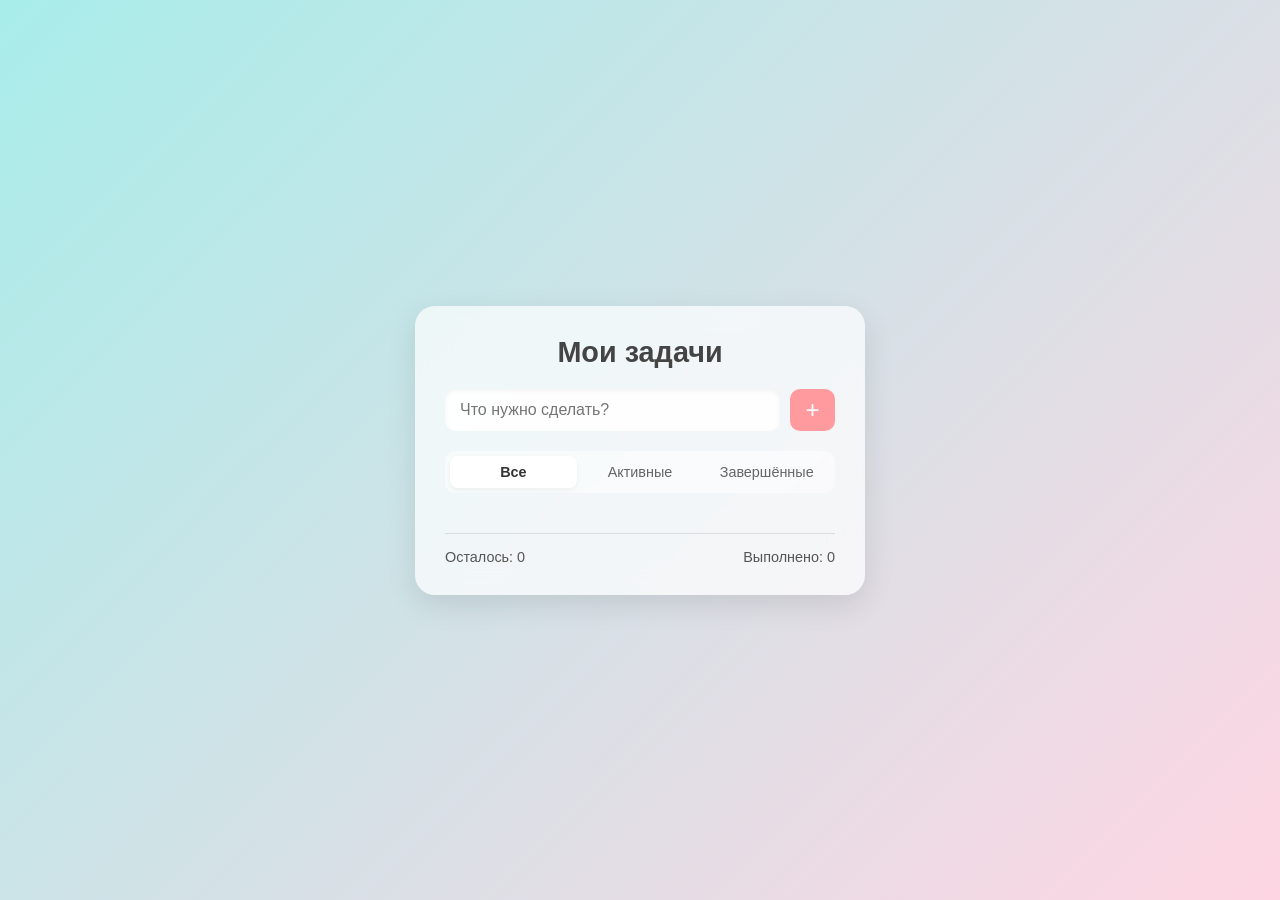
<file: task3/index.html>
<!DOCTYPE html>
<html lang="ru">
<head>
    <meta charset="utf-8">
    <meta name="viewport" content="width=device-width, initial-scale=1">
    <title>Todo List - Лабораторная №3</title>
    <link rel="stylesheet" href="style.css">
    <!-- Скрипт подключается с defer, как требует задание -->
    <script src="script.js" defer></script>
</head>
<body>
    <main class="todo-app">
        <header>
            <h1>Мои задачи</h1>
        </header>

        <section class="input-section">
            <input type="text" id="todo-input" placeholder="Что нужно сделать?">
            <button id="add-btn" aria-label="Добавить задачу">+</button>
        </section>

        <section class="filters">
            <button class="filter-btn active" data-filter="all">Все</button>
            <button class="filter-btn" data-filter="active">Активные</button>
            <button class="filter-btn" data-filter="completed">Завершённые</button>
        </section>

        <ul id="todo-list" class="todo-list">
            <!-- Задачи будут генерироваться здесь через JS -->
        </ul>

        <footer class="stats">
            <p>Осталось: <span id="count-remaining">0</span></p>
            <p>Выполнено: <span id="count-completed">0</span></p>
        </footer>
    </main>
</body>
</html>
</file>
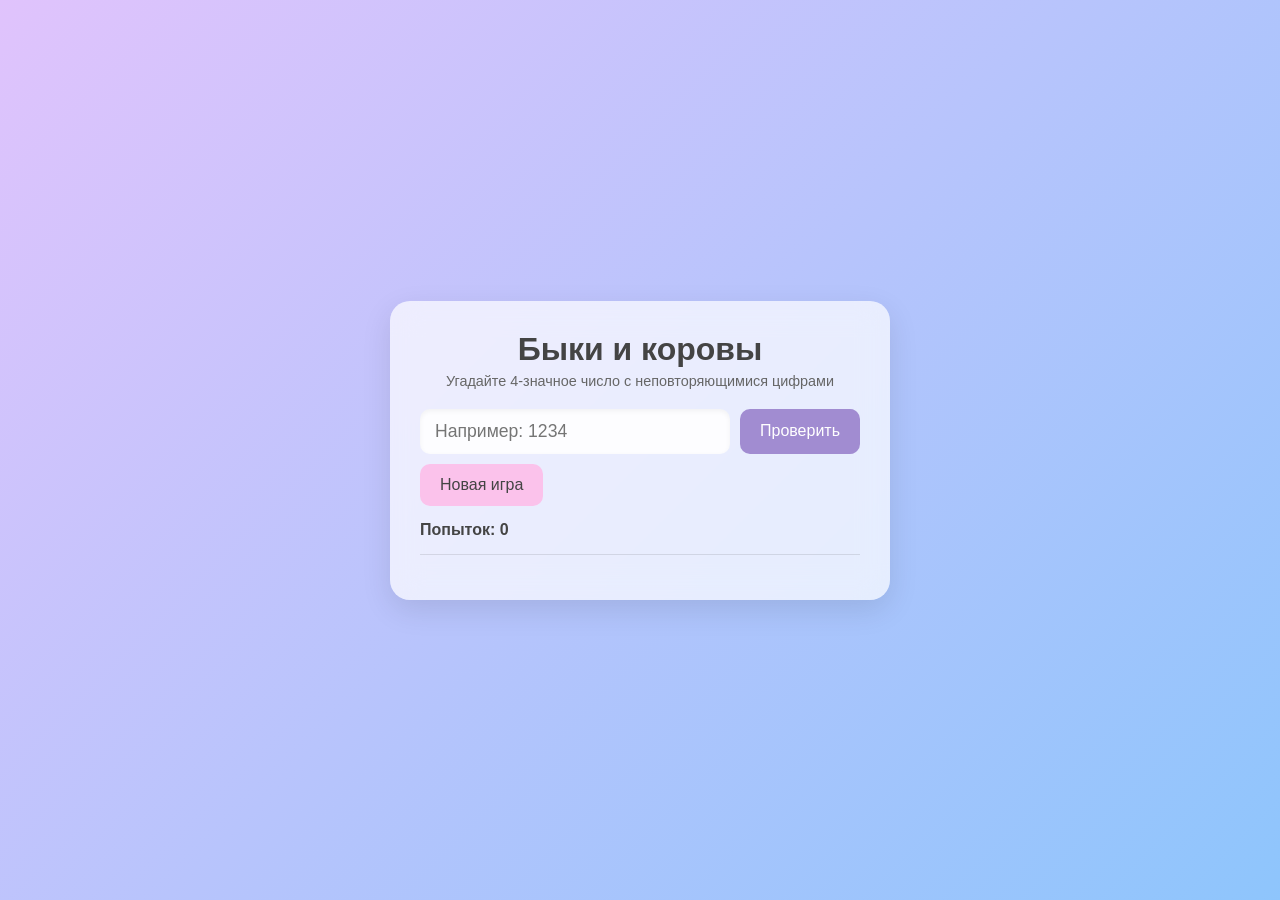
<file: task4/index.html>
<!DOCTYPE html>
<html lang="ru">
<head>
    <meta charset="utf-8">
    <meta name="viewport" content="width=device-width, initial-scale=1">
    <title>Быки и коровы - Лабораторная №4</title>
    <link rel="stylesheet" href="style.css">
    <script src="script.js" defer></script>
</head>
<body>
    <main class="game-app">
        <header>
            <h1>Быки и коровы</h1>
            <p class="subtitle">Угадайте 4-значное число с неповторяющимися цифрами</p>
        </header>

        <section class="controls">
            <input type="text" id="guess-input" placeholder="Например: 1234" maxlength="4">
            <button id="check-btn">Проверить</button>
            <button id="new-game-btn">Новая игра</button>
        </section>

        <!-- Блок для вывода ошибки валидации -->
        <p id="error-msg" class="error-msg hidden"></p>

        <section class="stats">
            <p>Попыток: <span id="attempts-count">0</span></p>
        </section>

        <ul id="history-list" class="history-list">
            <!-- История генерируется здесь через JS -->
        </ul>
    </main>
</body>
</html>
</file>
<file: task3/style.css>
* {
    box-sizing: border-box;
    margin: 0;
    padding: 0;
}

body {
    font-family: 'Segoe UI', Tahoma, Geneva, Verdana, sans-serif;
    /* Красивый современный градиент на фоне */
    background: linear-gradient(135deg, #a8edea 0%, #fed6e3 100%);
    min-height: 100vh;
    display: flex;
    justify-content: center;
    align-items: center;
    color: #333;
}

.todo-app {
    /* Эффект стекла (Glassmorphism) */
    background: rgba(255, 255, 255, 0.7);
    backdrop-filter: blur(15px);
    border-radius: 20px;
    box-shadow: 0 10px 30px rgba(0, 0, 0, 0.1);
    padding: 30px;
    width: 90%;
    max-width: 450px;
}

header h1 {
    text-align: center;
    margin-bottom: 20px;
    font-size: 1.8rem;
    color: #444;
}

.input-section {
    display: flex;
    gap: 10px;
    margin-bottom: 20px;
}

#todo-input {
    flex-grow: 1;
    padding: 12px 15px;
    border: none;
    border-radius: 10px;
    background: rgba(255, 255, 255, 0.9);
    box-shadow: inset 0 2px 5px rgba(0,0,0,0.05);
    font-size: 1rem;
    outline: none;
    transition: box-shadow 0.3s ease;
}

#todo-input:focus {
    box-shadow: inset 0 2px 5px rgba(0,0,0,0.05), 0 0 0 2px #a8edea;
}

#add-btn {
    background: #ff9a9e;
    color: white;
    border: none;
    border-radius: 10px;
    width: 45px;
    font-size: 1.5rem;
    cursor: pointer;
    transition: background 0.3s ease, transform 0.1s ease;
}

#add-btn:hover {
    background: #ff758c;
}

#add-btn:active {
    transform: scale(0.95);
}

.filters {
    display: flex;
    justify-content: space-between;
    margin-bottom: 20px;
    background: rgba(255, 255, 255, 0.5);
    border-radius: 10px;
    padding: 5px;
}

.filter-btn {
    flex: 1;
    padding: 8px 0;
    border: none;
    background: transparent;
    border-radius: 8px;
    cursor: pointer;
    font-size: 0.9rem;
    color: #666;
    transition: background 0.3s ease, color 0.3s ease;
}

.filter-btn.active {
    background: white;
    color: #333;
    font-weight: bold;
    box-shadow: 0 2px 5px rgba(0,0,0,0.05);
}

.todo-list {
    list-style: none;
    margin-bottom: 20px;
    max-height: 300px;
    overflow-y: auto;
}

/* Стилизация скроллбара */
.todo-list::-webkit-scrollbar { width: 6px; }
.todo-list::-webkit-scrollbar-thumb { background: rgba(0,0,0,0.2); border-radius: 3px; }

.todo-item {
    display: flex;
    align-items: center;
    background: white;
    padding: 12px 15px;
    border-radius: 10px;
    margin-bottom: 10px;
    box-shadow: 0 2px 5px rgba(0,0,0,0.02);
    transition: all 0.3s ease;
    animation: fadeIn 0.3s ease;
}

@keyframes fadeIn {
    from { opacity: 0; transform: translateY(-10px); }
    to { opacity: 1; transform: translateY(0); }
}

/* Требование из методички: стилизация выполненной задачи */
.todo-item.completed .task-text {
    text-decoration: line-through;
    opacity: 0.6;
}

.todo-item input[type="checkbox"] {
    margin-right: 15px;
    cursor: pointer;
    width: 18px;
    height: 18px;
    accent-color: #ff758c;
}

.task-text {
    flex-grow: 1;
    word-break: break-word;
    transition: opacity 0.3s ease;
}

.delete-btn {
    background: transparent;
    border: none;
    color: #ff4d4f;
    font-size: 1.5rem;
    cursor: pointer;
    opacity: 0.5;
    transition: opacity 0.3s ease, transform 0.2s ease;
}

.delete-btn:hover {
    opacity: 1;
    transform: scale(1.1);
}

.stats {
    display: flex;
    justify-content: space-between;
    font-size: 0.9rem;
    color: #555;
    border-top: 1px solid rgba(0,0,0,0.1);
    padding-top: 15px;
}
</file>
<file: task4/style.css>
* {
    box-sizing: border-box;
    margin: 0;
    padding: 0;
}

body {
    font-family: 'Segoe UI', Tahoma, Geneva, Verdana, sans-serif;
    background: linear-gradient(135deg, #e0c3fc 0%, #8ec5fc 100%);
    min-height: 100vh;
    display: flex;
    justify-content: center;
    align-items: center;
    color: #333;
}

.game-app {
    background: rgba(255, 255, 255, 0.7);
    backdrop-filter: blur(15px);
    border-radius: 20px;
    box-shadow: 0 10px 30px rgba(0, 0, 0, 0.1);
    padding: 30px;
    width: 90%;
    max-width: 500px;
}

header {
    text-align: center;
    margin-bottom: 20px;
}

header h1 {
    font-size: 2rem;
    color: #444;
    margin-bottom: 5px;
}

.subtitle {
    font-size: 0.9rem;
    color: #666;
}

.controls {
    display: flex;
    gap: 10px;
    margin-bottom: 15px;
    flex-wrap: wrap;
}

#guess-input {
    flex-grow: 1;
    padding: 12px 15px;
    border: none;
    border-radius: 10px;
    background: rgba(255, 255, 255, 0.9);
    box-shadow: inset 0 2px 5px rgba(0,0,0,0.05);
    font-size: 1.1rem;
    outline: none;
    transition: box-shadow 0.3s ease;
    min-width: 120px;
}

#guess-input:focus {
    box-shadow: inset 0 2px 5px rgba(0,0,0,0.05), 0 0 0 2px #8ec5fc;
}

#guess-input:disabled {
    background: rgba(200, 200, 200, 0.3);
    cursor: not-allowed;
}

button {
    padding: 12px 20px;
    border: none;
    border-radius: 10px;
    font-size: 1rem;
    cursor: pointer;
    transition: background 0.3s ease, transform 0.1s ease;
    color: white;
}

#check-btn {
    background: #a18cd1;
}

#check-btn:hover { background: #8f79c2; }
#check-btn:disabled { background: #ccc; cursor: not-allowed; }
#check-btn:active:not(:disabled) { transform: scale(0.95); }

#new-game-btn {
    background: #fbc2eb;
    color: #444;
}

#new-game-btn:hover { background: #fab1e6; }
#new-game-btn:active { transform: scale(0.95); }

.error-msg {
    color: #d8000c;
    background-color: #ffd2d2;
    padding: 10px;
    border-radius: 8px;
    font-size: 0.9rem;
    margin-bottom: 15px;
    text-align: center;
}

.hidden { display: none; }

.stats {
    font-weight: bold;
    margin-bottom: 15px;
    color: #444;
}

.history-list {
    list-style: none;
    max-height: 250px;
    overflow-y: auto;
    border-top: 1px solid rgba(0,0,0,0.1);
    padding-top: 15px;
}

.history-item {
    background: white;
    padding: 12px 15px;
    border-radius: 10px;
    margin-bottom: 10px;
    box-shadow: 0 2px 5px rgba(0,0,0,0.02);
    display: flex;
    justify-content: space-between;
    animation: slideIn 0.3s ease;
}

.history-item.win {
    background: #d4edda;
    color: #155724;
    font-weight: bold;
}

.history-guess { font-family: monospace; font-size: 1.1rem; }

@keyframes slideIn {
    from { opacity: 0; transform: translateX(-10px); }
    to { opacity: 1; transform: translateX(0); }
}
</file>
